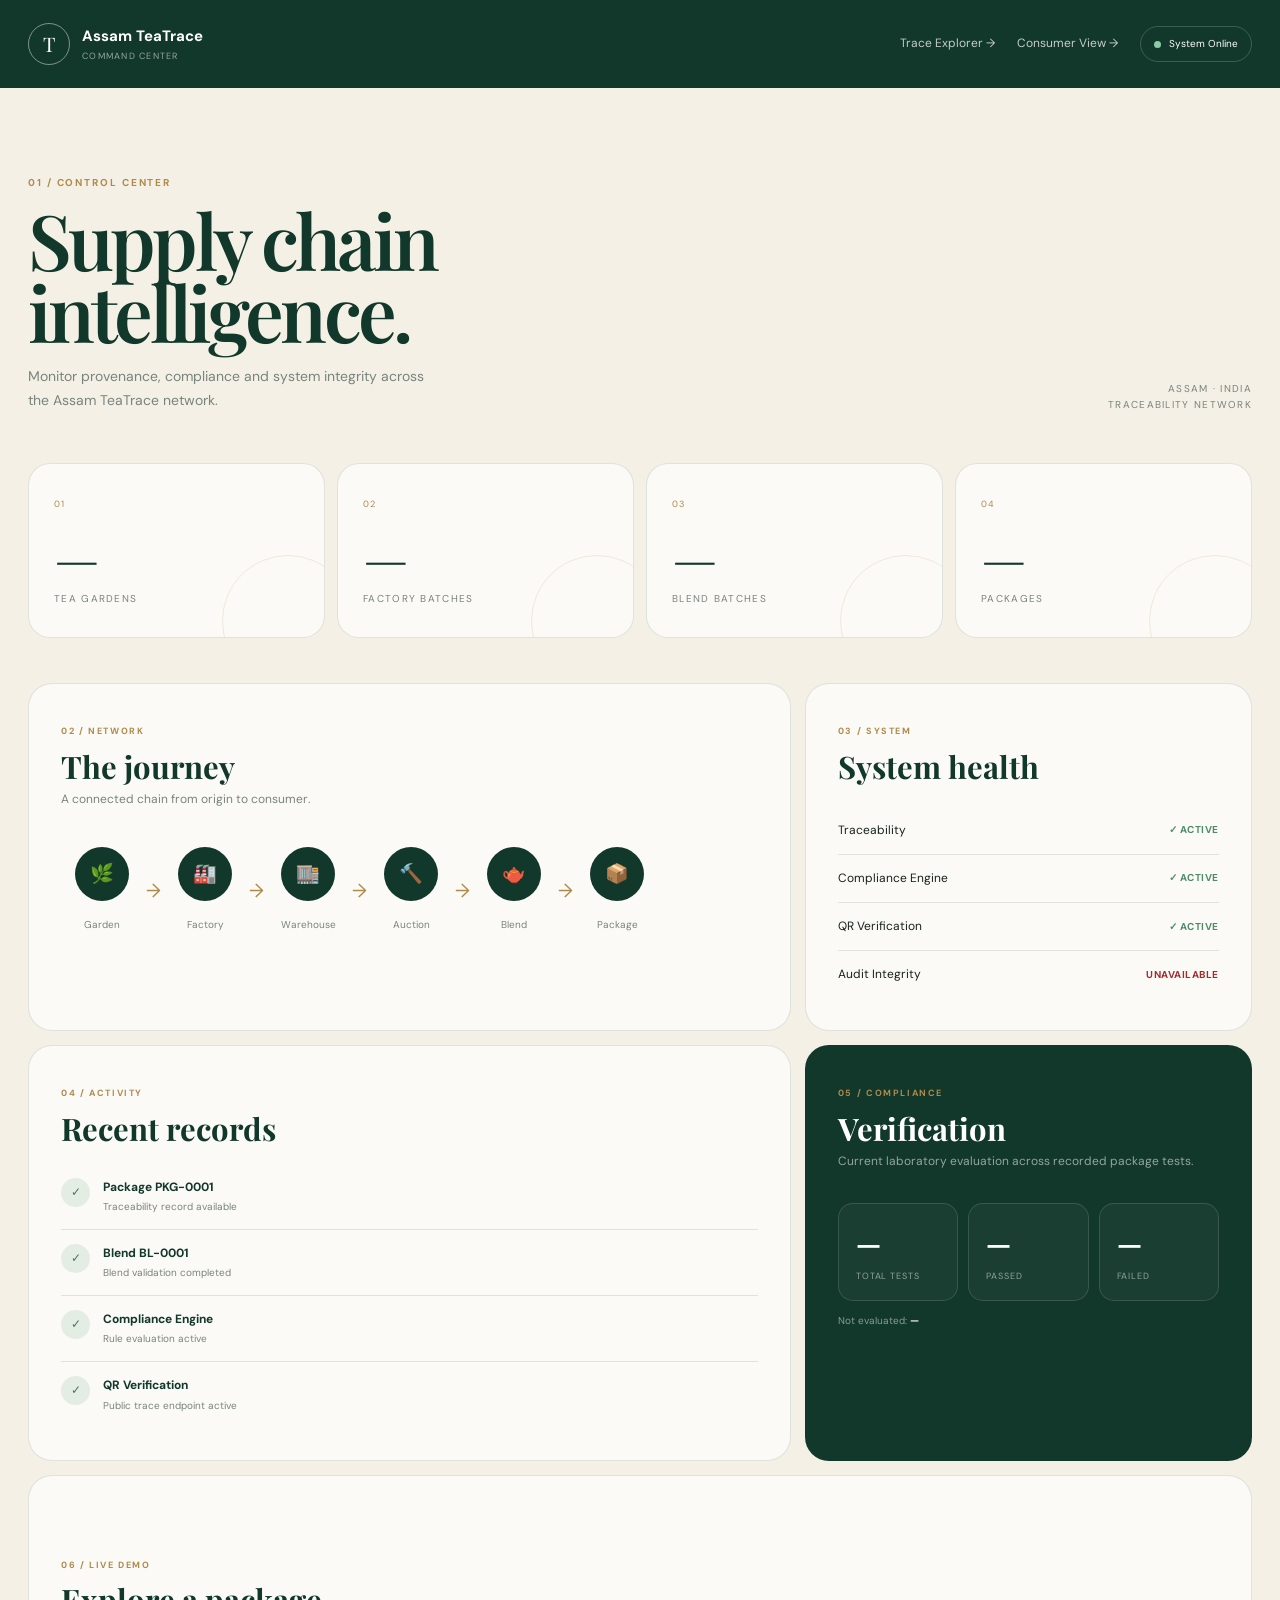
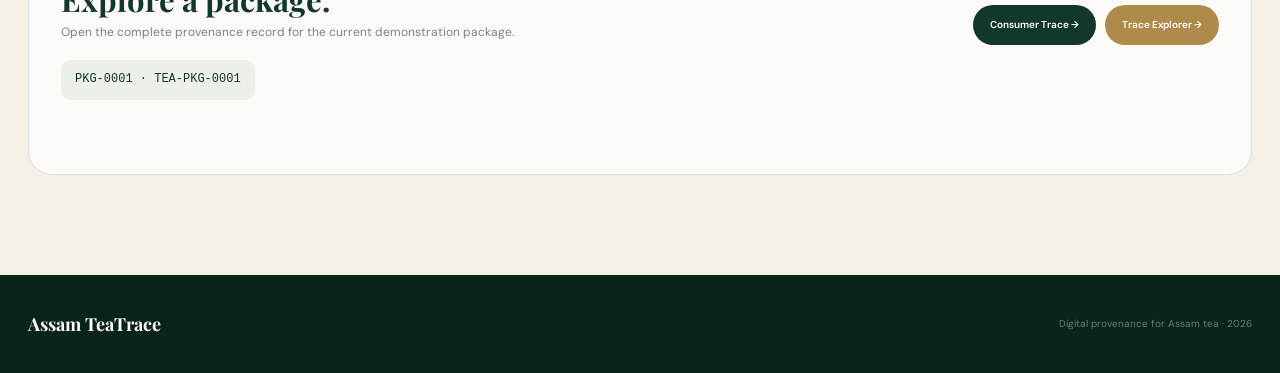
<file: frontend/dashboard.html>
<!DOCTYPE html>
<html lang="en">
<head>
    <meta charset="UTF-8">
    <meta name="viewport" content="width=device-width, initial-scale=1.0">

    <title>Assam TeaTrace — Command Center</title>

    <link rel="preconnect" href="https://fonts.googleapis.com">
    <link rel="preconnect" href="https://fonts.gstatic.com" crossorigin>

    <link
        href="https://fonts.googleapis.com/css2?family=DM+Sans:wght@400;500;600;700&family=Playfair+Display:wght@500;600;700&display=swap"
        rel="stylesheet"
    >

    <link rel="stylesheet" href="style.css">

    <style>

        :root {
            --dashboard-bg: #f4f0e6;
            --dashboard-paper: #fbfaf6;
            --dashboard-green: #12382b;
            --dashboard-dark: #0a241b;
            --dashboard-gold: #b08a4b;
            --dashboard-muted: #78847d;
            --dashboard-line: rgba(18,56,43,.12);
        }

        body {
            background: var(--dashboard-bg);
        }

        .dashboard-page {
            min-height: 100vh;
        }

        /* NAV */

        .dashboard-nav-wrap {
            background: var(--dashboard-green);
            color: white;
        }

        .dashboard-nav {
            width: min(1280px, calc(100% - 56px));
            margin: auto;
            height: 88px;

            display: flex;
            align-items: center;
            justify-content: space-between;
        }

        .dashboard-brand {
            display: flex;
            align-items: center;
            gap: 12px;
        }

        .dashboard-brand-mark {
            width: 42px;
            height: 42px;

            border: 1px solid rgba(255,255,255,.45);
            border-radius: 50%;

            display: flex;
            align-items: center;
            justify-content: center;

            font-family: "Playfair Display", serif;
            font-size: 20px;
        }

        .dashboard-brand strong {
            display: block;
            font-size: 15px;
        }

        .dashboard-brand span {
            display: block;
            margin-top: 1px;

            font-size: 9px;
            text-transform: uppercase;
            letter-spacing: .14em;

            opacity: .55;
        }

        .dashboard-nav-right {
            display: flex;
            align-items: center;
            gap: 22px;
        }

        .dashboard-link {
            font-size: 12px;
            color: rgba(255,255,255,.75);
            transition: color .2s ease;
        }

        .dashboard-link:hover {
            color: white;
        }

        .network-status {
            display: flex;
            align-items: center;
            gap: 8px;

            padding: 9px 13px;

            border: 1px solid rgba(255,255,255,.18);
            border-radius: 999px;

            font-size: 10px;
        }

        .network-dot {
            width: 7px;
            height: 7px;
            border-radius: 50%;
            background: #8fc9a7;
        }

        /* MAIN */

        .dashboard-container {
            width: min(1280px, calc(100% - 56px));
            margin: auto;
            padding: 80px 0 100px;
        }

        .dashboard-intro {
            display: flex;
            align-items: flex-end;
            justify-content: space-between;

            margin-bottom: 50px;
        }

        .dashboard-intro .eyebrow {
            color: var(--dashboard-gold);
            margin-bottom: 12px;
        }

        .dashboard-intro h1 {
            font-family: "Playfair Display", serif;

            font-size: clamp(52px, 6vw, 78px);
            line-height: .94;

            letter-spacing: -.05em;
            font-weight: 600;

            color: var(--dashboard-green);
        }

        .dashboard-intro p {
            max-width: 410px;

            margin-top: 18px;

            color: var(--dashboard-muted);
            font-size: 14px;
            line-height: 1.7;
        }

        .dashboard-date {
            text-align: right;
            color: var(--dashboard-muted);
            font-size: 10px;
            text-transform: uppercase;
            letter-spacing: .13em;
        }

        /* STATISTICS */

        .stats-grid {
            display: grid;
            grid-template-columns: repeat(4, 1fr);
            gap: 12px;

            margin-bottom: 45px;
        }

        .stat-card {
            position: relative;

            min-height: 175px;

            background: var(--dashboard-paper);

            border: 1px solid var(--dashboard-line);
            border-radius: 22px;

            padding: 25px;

            overflow: hidden;

            transition:
                transform .25s ease,
                box-shadow .25s ease;
        }

        .stat-card:hover {
            transform: translateY(-3px);
            box-shadow: 0 18px 45px rgba(18,56,43,.08);
        }

        .stat-card::after {
            content: "";

            position: absolute;

            right: -30px;
            bottom: -50px;

            width: 130px;
            height: 130px;

            border: 1px solid rgba(176,138,75,.16);
            border-radius: 50%;
        }

        .stat-number {
            font-family: "Playfair Display", serif;
            font-size: 53px;
            line-height: 1;

            color: var(--dashboard-green);

            margin: 15px 0 8px;
        }

        .stat-label {
            color: var(--dashboard-muted);

            font-size: 10px;
            text-transform: uppercase;
            letter-spacing: .13em;
        }

        .stat-index {
            color: var(--dashboard-gold);

            font-size: 9px;
            letter-spacing: .14em;
        }

        /* GRID */

        .dashboard-grid {
            display: grid;

            grid-template-columns: 1.45fr .85fr;

            gap: 14px;

            margin-bottom: 14px;
        }

        .dashboard-card {
            background: var(--dashboard-paper);

            border: 1px solid var(--dashboard-line);
            border-radius: 24px;

            padding: 32px;

            min-height: 300px;
        }

        .card-label {
            color: var(--dashboard-gold);

            font-size: 9px;
            font-weight: 700;

            letter-spacing: .18em;
            text-transform: uppercase;
        }

        .dashboard-card h2 {
            font-family: "Playfair Display", serif;

            color: var(--dashboard-green);

            font-size: 31px;
            line-height: 1;

            margin-top: 9px;
        }

        .card-description {
            color: var(--dashboard-muted);
            font-size: 12px;

            margin-top: 8px;
        }

        /* SUPPLY CHAIN */

        .chain {
            display: flex;
            align-items: center;

            margin-top: 38px;

            overflow-x: auto;
            padding-bottom: 8px;
        }

        .chain-node {
            min-width: 82px;
            text-align: center;
        }

        .chain-icon {
            width: 54px;
            height: 54px;

            margin: auto auto 9px;

            border-radius: 50%;

            background: var(--dashboard-green);
            color: white;

            display: flex;
            align-items: center;
            justify-content: center;

            font-size: 19px;
        }

        .chain-node span {
            font-size: 10px;
            color: var(--dashboard-muted);
            white-space: nowrap;
        }

        .chain-arrow {
            color: var(--dashboard-gold);
            font-size: 19px;
            padding: 0 3px;
        }

        /* HEALTH */

        .health-list {
            margin-top: 25px;
        }

        .health-item {
            display: flex;
            justify-content: space-between;
            align-items: center;

            padding: 14px 0;

            border-bottom: 1px solid var(--dashboard-line);

            font-size: 12px;
        }

        .health-item:last-child {
            border-bottom: none;
        }

        .health-status {
            color: #4d8c67;
            font-size: 10px;
            font-weight: 700;
            letter-spacing: .05em;
        }

        /* ACTIVITY */

        .activity-list {
            margin-top: 20px;
        }

        .activity {
            display: flex;
            gap: 13px;

            padding: 14px 0;

            border-bottom: 1px solid var(--dashboard-line);
        }

        .activity:last-child {
            border-bottom: none;
        }

        .activity-mark {
            width: 29px;
            height: 29px;

            border-radius: 50%;

            background: #e4ede3;
            color: #46775a;

            display: flex;
            align-items: center;
            justify-content: center;

            font-size: 12px;
        }

        .activity strong {
            display: block;

            color: var(--dashboard-green);

            font-size: 12px;
        }

        .activity small {
            display: block;

            margin-top: 2px;

            color: var(--dashboard-muted);
            font-size: 10px;
        }

        /* COMPLIANCE */

        .compliance-panel {
            background: var(--dashboard-green);
            color: white;
        }

        .compliance-panel h2 {
            color: white;
        }

        .compliance-panel .card-description {
            color: rgba(255,255,255,.55);
        }

        .compliance-metrics {
            display: grid;
            grid-template-columns: repeat(3, 1fr);

            gap: 10px;

            margin-top: 32px;
        }

        .compliance-metric {
            padding: 17px;

            border: 1px solid rgba(255,255,255,.13);
            border-radius: 15px;

            background: rgba(255,255,255,.035);
        }

        .compliance-metric strong {
            display: block;

            font-family: "Playfair Display", serif;
            font-size: 28px;
        }

        .compliance-metric span {
            display: block;

            margin-top: 3px;

            font-size: 9px;
            text-transform: uppercase;
            letter-spacing: .1em;

            color: rgba(255,255,255,.52);
        }

        /* DEMO */

        .demo-card {
            display: flex;
            align-items: center;
            justify-content: space-between;

            gap: 30px;
        }

        .demo-code {
            margin-top: 18px;

            display: inline-block;

            padding: 10px 14px;

            border-radius: 9px;

            background: #edf0e9;

            color: var(--dashboard-green);

            font-family: monospace;
            font-size: 12px;
        }

        .demo-actions {
            display: flex;
            gap: 9px;
            flex-wrap: wrap;
        }

        .dashboard-button {
            display: inline-flex;
            align-items: center;

            padding: 12px 17px;

            border-radius: 999px;

            font-size: 10px;
            font-weight: 600;

            transition: transform .2s ease;
        }

        .dashboard-button:hover {
            transform: translateY(-2px);
        }

        .dashboard-button.primary {
            background: var(--dashboard-green);
            color: white;
        }

        .dashboard-button.secondary {
            background: var(--dashboard-gold);
            color: white;
        }

        /* FOOTER */

        .dashboard-footer {
            background: var(--dashboard-dark);
            color: white;

            padding: 35px 0;
        }

        .footer-inner {
            width: min(1280px, calc(100% - 56px));
            margin: auto;

            display: flex;
            justify-content: space-between;
            align-items: center;
        }

        .footer-inner strong {
            font-family: "Playfair Display", serif;
            font-size: 18px;
        }

        .footer-inner span {
            color: rgba(255,255,255,.4);
            font-size: 10px;
        }

        @media (max-width: 950px) {

            .stats-grid {
                grid-template-columns: repeat(2, 1fr);
            }

            .dashboard-grid {
                grid-template-columns: 1fr;
            }

            .dashboard-intro {
                align-items: flex-start;
                flex-direction: column;
                gap: 25px;
            }

            .dashboard-date {
                text-align: left;
            }
        }

        @media (max-width: 600px) {

            .dashboard-nav,
            .dashboard-container,
            .footer-inner {
                width: min(100% - 28px, 1280px);
            }

            .dashboard-nav {
                height: 78px;
            }

            .dashboard-link {
                display: none;
            }

            .stats-grid {
                grid-template-columns: 1fr 1fr;
            }

            .stat-card {
                min-height: 145px;
                padding: 20px;
            }

            .stat-number {
                font-size: 42px;
            }

            .dashboard-card {
                padding: 24px;
            }

            .demo-card {
                align-items: flex-start;
                flex-direction: column;
            }

            .compliance-metrics {
                grid-template-columns: 1fr;
            }

            .footer-inner {
                align-items: flex-start;
                flex-direction: column;
                gap: 12px;
            }
        }

    </style>
</head>


<body>

<div class="dashboard-page">


    <!-- NAVIGATION -->

    <header class="dashboard-nav-wrap">

        <div class="dashboard-nav">

            <a href="index.html" class="dashboard-brand">

                <div class="dashboard-brand-mark">
                    T
                </div>

                <div>
                    <strong>Assam TeaTrace</strong>
                    <span>Command Center</span>
                </div>

            </a>


            <div class="dashboard-nav-right">

                <a
                    href="trace.html?code=TEA-PKG-0001"
                    class="dashboard-link"
                >
                    Trace Explorer →
                </a>

                <a
                    href="index.html?code=TEA-PKG-0001"
                    class="dashboard-link"
                >
                    Consumer View →
                </a>

                <div class="network-status">
                    <span class="network-dot"></span>
                    System Online
                </div>

            </div>

        </div>

    </header>


    <!-- MAIN -->

    <main class="dashboard-container">


        <!-- INTRO -->

        <section class="dashboard-intro">

            <div>

                <span class="eyebrow">
                    01 / CONTROL CENTER
                </span>

                <h1>
                    Supply chain<br>
                    intelligence.
                </h1>

                <p>
                    Monitor provenance, compliance and system
                    integrity across the Assam TeaTrace network.
                </p>

            </div>

            <div class="dashboard-date">
                Assam · India<br>
                Traceability network
            </div>

        </section>


        <!-- STATS -->

        <section class="stats-grid">


            <div class="stat-card">

                <span class="stat-index">
                    01
                </span>

                <div
                    class="stat-number"
                    id="garden-count"
                >
                    —
                </div>

                <div class="stat-label">
                    Tea Gardens
                </div>

            </div>


            <div class="stat-card">

                <span class="stat-index">
                    02
                </span>

                <div
                    class="stat-number"
                    id="factory-count"
                >
                    —
                </div>

                <div class="stat-label">
                    Factory Batches
                </div>

            </div>


            <div class="stat-card">

                <span class="stat-index">
                    03
                </span>

                <div
                    class="stat-number"
                    id="blend-count"
                >
                    —
                </div>

                <div class="stat-label">
                    Blend Batches
                </div>

            </div>


            <div class="stat-card">

                <span class="stat-index">
                    04
                </span>

                <div
                    class="stat-number"
                    id="package-count"
                >
                    —
                </div>

                <div class="stat-label">
                    Packages
                </div>

            </div>


        </section>


        <!-- SUPPLY CHAIN + HEALTH -->

        <div class="dashboard-grid">


            <section class="dashboard-card">

                <span class="card-label">
                    02 / NETWORK
                </span>

                <h2>
                    The journey
                </h2>

                <p class="card-description">
                    A connected chain from origin to consumer.
                </p>


                <div class="chain">


                    <div class="chain-node">

                        <div class="chain-icon">
                            🌿
                        </div>

                        <span>
                            Garden
                        </span>

                    </div>


                    <div class="chain-arrow">
                        →
                    </div>


                    <div class="chain-node">

                        <div class="chain-icon">
                            🏭
                        </div>

                        <span>
                            Factory
                        </span>

                    </div>


                    <div class="chain-arrow">
                        →
                    </div>


                    <div class="chain-node">

                        <div class="chain-icon">
                            🏬
                        </div>

                        <span>
                            Warehouse
                        </span>

                    </div>


                    <div class="chain-arrow">
                        →
                    </div>


                    <div class="chain-node">

                        <div class="chain-icon">
                            🔨
                        </div>

                        <span>
                            Auction
                        </span>

                    </div>


                    <div class="chain-arrow">
                        →
                    </div>


                    <div class="chain-node">

                        <div class="chain-icon">
                            🫖
                        </div>

                        <span>
                            Blend
                        </span>

                    </div>


                    <div class="chain-arrow">
                        →
                    </div>


                    <div class="chain-node">

                        <div class="chain-icon">
                            📦
                        </div>

                        <span>
                            Package
                        </span>

                    </div>


                </div>

            </section>


            <section class="dashboard-card">

                <span class="card-label">
                    03 / SYSTEM
                </span>

                <h2>
                    System health
                </h2>

                <div class="health-list">


                    <div class="health-item">

                        <span>
                            Traceability
                        </span>

                        <span class="health-status">
                            ✓ ACTIVE
                        </span>

                    </div>


                    <div class="health-item">

                        <span>
                            Compliance Engine
                        </span>

                        <span class="health-status">
                            ✓ ACTIVE
                        </span>

                    </div>


                    <div class="health-item">

                        <span>
                            QR Verification
                        </span>

                        <span class="health-status">
                            ✓ ACTIVE
                        </span>

                    </div>


                    <div class="health-item">

                        <span>
                            Audit Integrity
                        </span>

                        <span
                            class="health-status"
                            id="audit-status"
                        >
                            CHECKING
                        </span>

                    </div>


                </div>

            </section>


        </div>


        <!-- ACTIVITY + COMPLIANCE -->

        <div class="dashboard-grid">


            <section class="dashboard-card">

                <span class="card-label">
                    04 / ACTIVITY
                </span>

                <h2>
                    Recent records
                </h2>


                <div class="activity-list">


                    <div class="activity">

                        <div class="activity-mark">
                            ✓
                        </div>

                        <div>

                            <strong>
                                Package PKG-0001
                            </strong>

                            <small>
                                Traceability record available
                            </small>

                        </div>

                    </div>


                    <div class="activity">

                        <div class="activity-mark">
                            ✓
                        </div>

                        <div>

                            <strong>
                                Blend BL-0001
                            </strong>

                            <small>
                                Blend validation completed
                            </small>

                        </div>

                    </div>


                    <div class="activity">

                        <div class="activity-mark">
                            ✓
                        </div>

                        <div>

                            <strong>
                                Compliance Engine
                            </strong>

                            <small>
                                Rule evaluation active
                            </small>

                        </div>

                    </div>


                    <div class="activity">

                        <div class="activity-mark">
                            ✓
                        </div>

                        <div>

                            <strong>
                                QR Verification
                            </strong>

                            <small>
                                Public trace endpoint active
                            </small>

                        </div>

                    </div>


                </div>

            </section>


            <section class="dashboard-card compliance-panel">

                <span class="card-label">
                    05 / COMPLIANCE
                </span>

                <h2>
                    Verification
                </h2>

                <p class="card-description">
                    Current laboratory evaluation across
                    recorded package tests.
                </p>


                <div class="compliance-metrics">


                    <div class="compliance-metric">

                        <strong id="compliance-total">
                            —
                        </strong>

                        <span>
                            Total Tests
                        </span>

                    </div>


                    <div class="compliance-metric">

                        <strong id="compliance-pass">
                            —
                        </strong>

                        <span>
                            Passed
                        </span>

                    </div>


                    <div class="compliance-metric">

                        <strong id="compliance-fail">
                            —
                        </strong>

                        <span>
                            Failed
                        </span>

                    </div>


                </div>


                <div
                    style="
                        margin-top:12px;
                        color:rgba(255,255,255,.5);
                        font-size:10px;
                    "
                >
                    Not evaluated:
                    <strong
                        id="compliance-not-evaluated"
                        style="color:white;"
                    >
                        —
                    </strong>
                </div>

            </section>


        </div>


        <!-- DEMO PACKAGE -->

        <section class="dashboard-card demo-card">

            <div>

                <span class="card-label">
                    06 / LIVE DEMO
                </span>

                <h2>
                    Explore a package.
                </h2>

                <p class="card-description">
                    Open the complete provenance record
                    for the current demonstration package.
                </p>

                <div class="demo-code">
                    PKG-0001 · TEA-PKG-0001
                </div>

            </div>


            <div class="demo-actions">

                <a
                    href="index.html?code=TEA-PKG-0001"
                    class="dashboard-button primary"
                >
                    Consumer Trace →
                </a>

                <a
                    href="trace.html?code=TEA-PKG-0001"
                    class="dashboard-button secondary"
                >
                    Trace Explorer →
                </a>

            </div>

        </section>


    </main>


    <!-- FOOTER -->

    <footer class="dashboard-footer">

        <div class="footer-inner">

            <strong>
                Assam TeaTrace
            </strong>

            <span>
                Digital provenance for Assam tea · 2026
            </span>

        </div>

    </footer>


</div>


<script src="dashboard.js"></script>

</body>
</html>
</file>
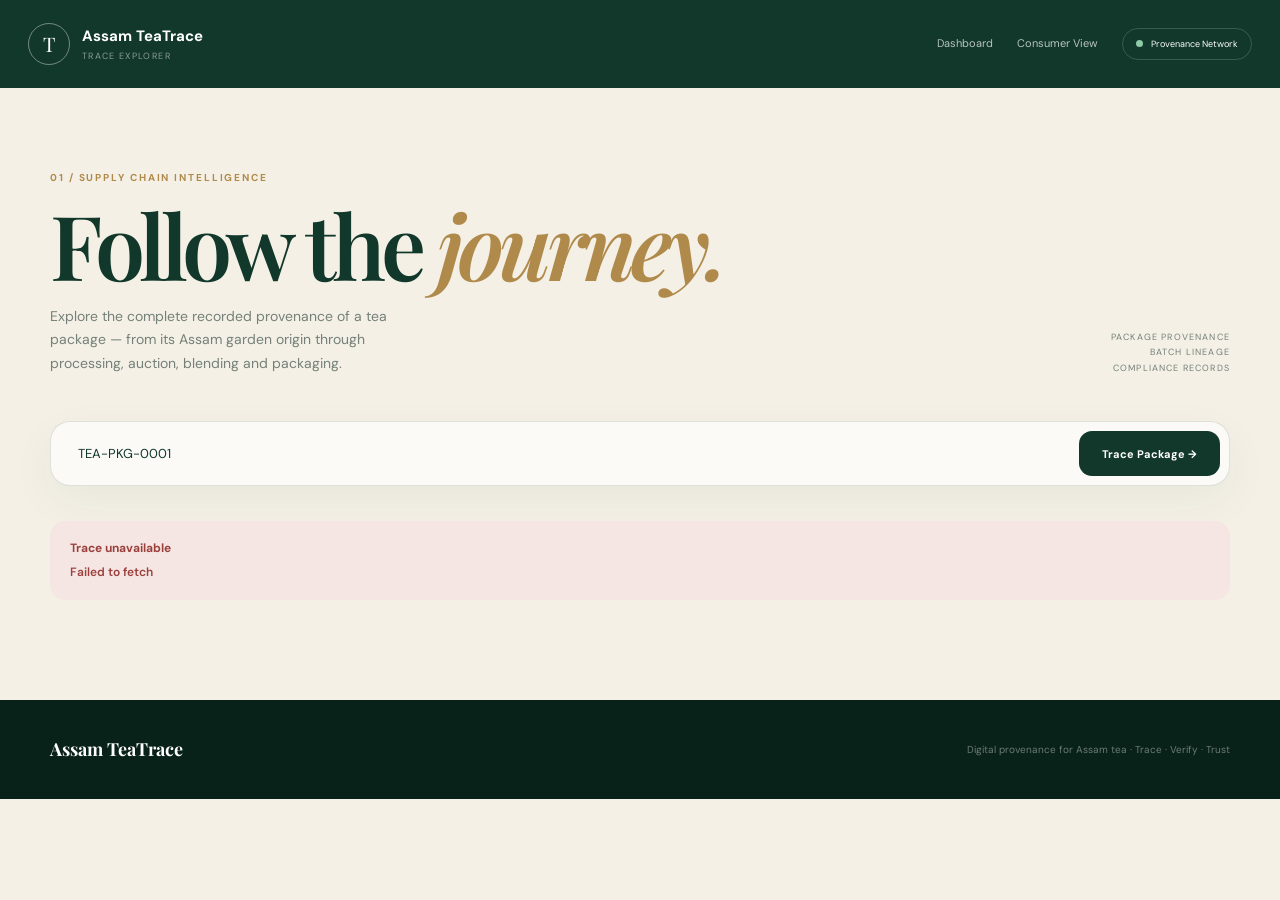
<file: frontend/trace.html>
<!DOCTYPE html>
<html lang="en">
<head>

    <meta charset="UTF-8">
    <meta name="viewport" content="width=device-width, initial-scale=1.0">

    <title>Assam TeaTrace — Trace Explorer</title>

    <link rel="preconnect" href="https://fonts.googleapis.com">
    <link rel="preconnect" href="https://fonts.gstatic.com" crossorigin>

    <link
        href="https://fonts.googleapis.com/css2?family=DM+Sans:wght@400;500;600;700&family=Playfair+Display:wght@500;600;700&display=swap"
        rel="stylesheet"
    >

    <link rel="stylesheet" href="style.css">


    <style>

        :root {
            --trace-green: #12382b;
            --trace-dark: #092219;
            --trace-cream: #f4f0e6;
            --trace-paper: #fbfaf6;
            --trace-gold: #b08a4b;
            --trace-muted: #748078;
            --trace-line: rgba(18,56,43,.13);
        }

        body {
            background: var(--trace-cream);
        }


        /* =========================
           HEADER
        ========================= */

        .trace-nav {
            background: var(--trace-green);
            color: white;
        }

        .trace-nav-inner {
            width: min(1280px, calc(100% - 56px));
            height: 88px;
            margin: auto;

            display: flex;
            align-items: center;
            justify-content: space-between;
        }

        .trace-brand {
            display: flex;
            align-items: center;
            gap: 12px;
        }

        .trace-brand-mark {
            width: 42px;
            height: 42px;

            border: 1px solid rgba(255,255,255,.4);
            border-radius: 50%;

            display: flex;
            align-items: center;
            justify-content: center;

            font-family: "Playfair Display", serif;
            font-size: 20px;
        }

        .trace-brand strong {
            display: block;
            font-size: 15px;
        }

        .trace-brand span {
            display: block;

            margin-top: 1px;

            font-size: 9px;
            text-transform: uppercase;
            letter-spacing: .15em;

            opacity: .5;
        }

        .trace-nav-links {
            display: flex;
            align-items: center;
            gap: 24px;
        }

        .trace-nav-links a {
            color: rgba(255,255,255,.7);
            font-size: 11px;
        }

        .trace-nav-links a:hover {
            color: white;
        }

        .trace-nav-status {
            display: flex;
            align-items: center;
            gap: 8px;

            padding: 8px 13px;

            border: 1px solid rgba(255,255,255,.17);
            border-radius: 999px;

            font-size: 9px;
        }

        .trace-dot {
            width: 7px;
            height: 7px;

            border-radius: 50%;

            background: #8fc9a7;
        }


        /* =========================
           PAGE
        ========================= */

        .trace-container {
            width: min(1180px, calc(100% - 56px));
            margin: auto;

            padding: 75px 0 100px;
        }


        /* =========================
           INTRO
        ========================= */

        .trace-intro {
            display: flex;
            justify-content: space-between;
            align-items: flex-end;

            gap: 50px;

            margin-bottom: 45px;
        }

        .trace-intro h1 {
            max-width: 700px;

            font-family: "Playfair Display", serif;

            color: var(--trace-green);

            font-size: clamp(55px, 7vw, 92px);
            line-height: .9;

            letter-spacing: -.055em;
            font-weight: 600;
        }

        .trace-intro h1 em {
            color: var(--trace-gold);
            font-style: italic;
        }

        .trace-intro p {
            max-width: 390px;

            margin-top: 20px;

            color: var(--trace-muted);

            font-size: 14px;
            line-height: 1.7;
        }

        .trace-intro-side {
            min-width: 170px;

            color: var(--trace-muted);

            font-size: 9px;
            line-height: 1.7;

            text-transform: uppercase;
            letter-spacing: .13em;

            text-align: right;
        }


        /* =========================
           SEARCH
        ========================= */

        .trace-search {
            background: var(--trace-paper);

            border: 1px solid var(--trace-line);
            border-radius: 20px;

            padding: 9px;

            display: flex;
            gap: 9px;

            margin-bottom: 35px;

            box-shadow: 0 15px 45px rgba(18,56,43,.05);
        }

        .trace-search input {
            flex: 1;

            border: none;
            outline: none;

            background: transparent;

            padding: 14px 18px;

            font-family: "DM Sans", sans-serif;
            font-size: 13px;

            color: var(--trace-green);
        }

        .trace-search input::placeholder {
            color: #9ca59f;
        }

        .trace-search button {
            border: none;

            background: var(--trace-green);
            color: white;

            padding: 13px 23px;

            border-radius: 13px;

            font-family: "DM Sans", sans-serif;
            font-size: 11px;
            font-weight: 700;

            cursor: pointer;

            transition:
                background .2s ease,
                transform .2s ease;
        }

        .trace-search button:hover {
            background: var(--trace-dark);
            transform: translateY(-1px);
        }


        /* =========================
           RESULT
        ========================= */

        #trace-result {
            display: block;
        }

        .trace-card {
            background: var(--trace-paper);

            border: 1px solid var(--trace-line);
            border-radius: 25px;

            padding: 34px;

            margin-bottom: 15px;

            box-shadow: 0 12px 40px rgba(18,56,43,.045);
        }


        /* =========================
           STATUS
        ========================= */

        .trace-status {
            display: flex;
            align-items: center;
            gap: 12px;

            padding: 17px 20px;

            border-radius: 15px;

            background: #e5eee4;
            color: #3f7957;

            font-size: 11px;
            font-weight: 700;
            letter-spacing: .05em;
        }


        /* =========================
           FLOW
        ========================= */

        .trace-flow-wrapper {
            overflow-x: auto;

            padding: 10px 0 15px;
        }

        .trace-flow {
            display: flex;
            align-items: center;

            min-width: max-content;

            gap: 9px;
        }

        .trace-node {
            width: 140px;
            min-height: 128px;

            padding: 19px 13px;

            background: white;

            border: 1px solid var(--trace-line);
            border-radius: 17px;

            text-align: center;

            transition:
                transform .2s ease,
                box-shadow .2s ease;
        }

        .trace-node:hover {
            transform: translateY(-3px);

            box-shadow: 0 12px 30px rgba(18,56,43,.08);
        }

        .trace-node-icon {
            width: 43px;
            height: 43px;

            margin: 0 auto 10px;

            border-radius: 50%;

            background: var(--trace-green);
            color: white;

            display: flex;
            align-items: center;
            justify-content: center;

            font-size: 18px;
        }

        .trace-node strong {
            display: block;

            color: var(--trace-green);

            font-size: 12px;
        }

        .trace-node small {
            display: block;

            margin-top: 4px;

            color: var(--trace-muted);

            font-size: 9px;
            line-height: 1.4;
        }

        .trace-arrow {
            color: var(--trace-gold);
            font-size: 20px;
            flex-shrink: 0;
        }


        /* =========================
           DETAILS
        ========================= */

        .trace-section-label {
            display: block;

            color: var(--trace-gold);

            font-size: 9px;
            font-weight: 700;

            text-transform: uppercase;
            letter-spacing: .17em;

            margin-bottom: 8px;
        }

        .trace-section-title {
            font-family: "Playfair Display", serif;

            color: var(--trace-green);

            font-size: 34px;
            line-height: 1;

            margin-bottom: 25px;
        }

        .trace-details {
            display: grid;

            grid-template-columns: repeat(2, 1fr);

            gap: 10px;
        }

        .trace-detail {
            padding: 19px;

            border-radius: 15px;

            background: white;

            border: 1px solid var(--trace-line);
        }

        .trace-detail-label {
            display: block;

            color: var(--trace-muted);

            font-size: 9px;

            text-transform: uppercase;
            letter-spacing: .13em;
        }

        .trace-detail-value {
            display: block;

            margin-top: 6px;

            color: var(--trace-green);

            font-family: "Playfair Display", serif;
            font-size: 23px;
        }


        /* =========================
           SOURCE CARDS
        ========================= */

        .trace-source {
            margin-top: 11px;

            padding: 22px;

            background: white;

            border: 1px solid var(--trace-line);
            border-radius: 16px;

            border-left: 3px solid var(--trace-gold);
        }

        .trace-source h4 {
            margin: 0 0 9px;

            color: var(--trace-green);

            font-family: "Playfair Display", serif;
            font-size: 20px;
        }

        .trace-source p {
            margin: 4px 0;

            color: var(--trace-muted);

            font-size: 11px;
        }


        /* =========================
           COMPLIANCE
        ========================= */

        .trace-compliance-grid {
            display: grid;

            grid-template-columns: repeat(2, 1fr);

            gap: 11px;
        }

        .trace-compliance-item {
            padding: 21px;

            background: white;

            border: 1px solid var(--trace-line);
            border-radius: 16px;
        }

        .trace-compliance-item.pass {
            border-left: 3px solid #4d9167;
        }

        .trace-compliance-item.fail {
            border-left: 3px solid #b64c4c;
        }

        .trace-compliance-item.unknown,
        .trace-compliance-item.not-evaluated,
        .trace-compliance-item.inconclusive {
            border-left: 3px solid var(--trace-gold);
        }

        .trace-compliance-item strong {
            display: block;

            color: var(--trace-green);

            font-size: 13px;
        }

        .trace-compliance-item span {
            display: inline-block;

            margin-top: 8px;

            font-size: 9px;
            font-weight: 700;

            letter-spacing: .08em;
        }


        /* =========================
           ERROR
        ========================= */

        .trace-error {
            background: #f5e6e3;
            color: #9b403d;

            padding: 18px 20px;

            border-radius: 15px;

            font-size: 12px;
            font-weight: 600;
        }


        /* =========================
           FOOTER
        ========================= */

        .trace-footer {
            background: var(--trace-dark);
            color: white;

            padding: 35px 0;
        }

        .trace-footer-inner {
            width: min(1180px, calc(100% - 56px));
            margin: auto;

            display: flex;
            align-items: center;
            justify-content: space-between;
        }

        .trace-footer strong {
            font-family: "Playfair Display", serif;
            font-size: 18px;
        }

        .trace-footer span {
            color: rgba(255,255,255,.4);
            font-size: 10px;
        }


        /* =========================
           MOBILE
        ========================= */

        @media (max-width: 800px) {

            .trace-intro {
                align-items: flex-start;
                flex-direction: column;
            }

            .trace-intro-side {
                text-align: left;
            }

            .trace-details,
            .trace-compliance-grid {
                grid-template-columns: 1fr;
            }

        }


        @media (max-width: 600px) {

            .trace-nav-inner,
            .trace-container,
            .trace-footer-inner {
                width: min(100% - 28px, 1180px);
            }

            .trace-nav-inner {
                height: 78px;
            }

            .trace-nav-links a {
                display: none;
            }

            .trace-intro h1 {
                font-size: 59px;
            }

            .trace-search {
                flex-direction: column;
            }

            .trace-search button {
                width: 100%;
            }

            .trace-card {
                padding: 23px;
            }

            .trace-section-title {
                font-size: 29px;
            }

            .trace-footer-inner {
                align-items: flex-start;
                flex-direction: column;
                gap: 10px;
            }

        }

    </style>

</head>


<body>


<!-- NAVIGATION -->

<header class="trace-nav">

    <div class="trace-nav-inner">


        <a href="index.html" class="trace-brand">

            <div class="trace-brand-mark">
                T
            </div>

            <div>
                <strong>
                    Assam TeaTrace
                </strong>

                <span>
                    Trace Explorer
                </span>
            </div>

        </a>


        <div class="trace-nav-links">

            <a href="dashboard.html">
                Dashboard
            </a>

            <a href="index.html?code=TEA-PKG-0001">
                Consumer View
            </a>

            <div class="trace-nav-status">

                <span class="trace-dot"></span>

                Provenance Network

            </div>

        </div>

    </div>

</header>


<!-- MAIN -->

<main class="trace-container">


    <!-- INTRO -->

    <section class="trace-intro">

        <div>

            <span class="eyebrow">
                01 / SUPPLY CHAIN INTELLIGENCE
            </span>

            <h1>
                Follow the
                <em>journey.</em>
            </h1>

            <p>
                Explore the complete recorded provenance of a
                tea package — from its Assam garden origin
                through processing, auction, blending and packaging.
            </p>

        </div>


        <div class="trace-intro-side">

            PACKAGE PROVENANCE<br>
            BATCH LINEAGE<br>
            COMPLIANCE RECORDS

        </div>

    </section>


    <!-- SEARCH -->

    <section class="trace-search">

        <input
            id="package-code"
            type="text"
            value="TEA-PKG-0001"
            placeholder="Enter package or QR code"
        >

        <button onclick="loadTraceExplorer()">
            Trace Package →
        </button>

    </section>


    <!-- RESULTS -->

    <div id="trace-result">

        <div class="trace-card">

            <span class="trace-section-label">
                Loading
            </span>

            <h2 class="trace-section-title">
                Loading trace information...
            </h2>

        </div>

    </div>


</main>


<!-- FOOTER -->

<footer class="trace-footer">

    <div class="trace-footer-inner">

        <strong>
            Assam TeaTrace
        </strong>

        <span>
            Digital provenance for Assam tea · Trace · Verify · Trust
        </span>

    </div>

</footer>


<script src="trace.js"></script>

</body>
</html>
</file>
<file: frontend/style.css>
:root {
    --forest: #12382b;
    --forest-dark: #0b261d;
    --forest-light: #1f503e;
    --cream: #f5f1e7;
    --paper: #fbfaf6;
    --sage: #dce5d8;
    --gold: #b08a4b;
    --gold-light: #d2b47a;
    --ink: #17231d;
    --muted: #718078;
    --line: rgba(18, 56, 43, 0.14);
    --white: #ffffff;

    --radius-lg: 28px;
    --radius-md: 18px;

    --shadow-soft: 0 20px 60px rgba(18, 56, 43, 0.08);
    --shadow-card: 0 12px 40px rgba(18, 56, 43, 0.10);
}

* {
    box-sizing: border-box;
    margin: 0;
    padding: 0;
}

html {
    scroll-behavior: smooth;
}

body {
    font-family: "DM Sans", sans-serif;
    background: var(--paper);
    color: var(--ink);
    line-height: 1.6;
}

a {
    color: inherit;
    text-decoration: none;
}

.container {
    width: min(1180px, calc(100% - 48px));
    margin: 0 auto;
}


/* =========================
   HEADER
========================= */

.site-header {
    position: absolute;
    top: 0;
    left: 0;
    width: 100%;
    z-index: 20;
    color: white;
}

.header-inner {
    width: min(1280px, calc(100% - 56px));
    margin: 0 auto;
    height: 94px;

    display: flex;
    align-items: center;
    justify-content: space-between;

    border-bottom: 1px solid rgba(255,255,255,0.18);
}

.brand {
    display: flex;
    align-items: center;
    gap: 12px;
}

.brand-mark {
    width: 42px;
    height: 42px;

    border: 1px solid rgba(255,255,255,0.55);
    border-radius: 50%;

    display: flex;
    align-items: center;
    justify-content: center;

    font-family: "Playfair Display", serif;
    font-size: 21px;
}

.brand-name {
    font-weight: 600;
    font-size: 16px;
    letter-spacing: -0.02em;
}

.brand-tagline {
    font-size: 10px;
    opacity: 0.65;
    letter-spacing: 0.1em;
    text-transform: uppercase;
}

.main-nav {
    display: flex;
    gap: 34px;
    font-size: 13px;
}

.main-nav a {
    opacity: 0.78;
    transition: opacity .25s ease;
}

.main-nav a:hover {
    opacity: 1;
}

.header-status {
    display: flex;
    align-items: center;
    gap: 8px;

    padding: 9px 14px;

    border: 1px solid rgba(255,255,255,0.22);
    border-radius: 999px;

    font-size: 11px;
    letter-spacing: .04em;
}

.status-dot {
    width: 7px;
    height: 7px;
    border-radius: 50%;
    background: #8fc9a7;
}


/* =========================
   HERO
========================= */

.hero {
    min-height: 760px;
    background:
        linear-gradient(
            90deg,
            rgba(7, 32, 23, 0.98) 0%,
            rgba(7, 32, 23, 0.88) 42%,
            rgba(7, 32, 23, 0.38) 100%
        ),
        url("https://images.unsplash.com/photo-1544787219-7f47ccb76574?auto=format&fit=crop&w=2000&q=85")
        center / cover;

    color: white;
    display: flex;
    align-items: center;
}

.hero-inner {
    width: min(1280px, calc(100% - 56px));
    margin: 0 auto;

    display: grid;
    grid-template-columns: 1fr 0.85fr;
    gap: 80px;

    align-items: center;

    padding-top: 90px;
}

.hero-copy {
    max-width: 650px;
}

.eyebrow {
    display: inline-block;

    font-size: 10px;
    font-weight: 700;
    letter-spacing: .19em;

    color: var(--gold);

    margin-bottom: 18px;
}

.hero h1 {
    font-family: "Playfair Display", serif;

    font-size: clamp(64px, 7vw, 108px);
    line-height: .92;

    font-weight: 600;
    letter-spacing: -0.055em;

    max-width: 680px;
}

.hero h1 em {
    color: var(--gold-light);
    font-style: italic;
}

.hero-description {
    max-width: 480px;

    margin-top: 30px;

    font-size: 17px;
    line-height: 1.7;

    color: rgba(255,255,255,.74);
}

.hero-actions {
    display: flex;
    align-items: center;
    gap: 24px;

    margin-top: 38px;
}

.primary-button {
    display: inline-flex;
    align-items: center;
    gap: 22px;

    padding: 15px 21px;

    background: var(--gold);
    color: white;

    border-radius: 999px;

    font-size: 13px;
    font-weight: 600;

    transition: transform .25s ease, background .25s ease;
}

.primary-button:hover {
    transform: translateY(-2px);
    background: #c09a5a;
}

.primary-button span {
    font-size: 17px;
}

.verification-note {
    display: flex;
    align-items: center;
    gap: 8px;

    font-size: 11px;
    color: rgba(255,255,255,.65);
}

.verification-check {
    width: 21px;
    height: 21px;

    border-radius: 50%;

    display: flex;
    align-items: center;
    justify-content: center;

    background: rgba(255,255,255,.12);
}


/* HERO IMAGE */

.hero-visual {
    position: relative;
    min-height: 500px;
}

.hero-image-card {
    height: 500px;

    border-radius: 32px;

    background:
        linear-gradient(
            180deg,
            rgba(0,0,0,.04),
            rgba(0,0,0,.65)
        ),
        url("https://images.unsplash.com/photo-1594631252845-29fc4cc8cde9?auto=format&fit=crop&w=1200&q=85")
        center / cover;

    position: relative;
    overflow: hidden;

    box-shadow: 0 30px 90px rgba(0,0,0,.25);
}

.hero-image-content {
    position: absolute;
    left: 30px;
    bottom: 28px;
}

.image-label {
    font-size: 9px;
    letter-spacing: .2em;
    font-weight: 700;
    color: var(--gold-light);
}

.hero-location {
    font-family: "Playfair Display", serif;
    font-size: 46px;
    line-height: 1;
    margin-top: 9px;
}

.hero-location span {
    display: block;
    font-family: "DM Sans", sans-serif;
    font-size: 11px;
    letter-spacing: .18em;
    text-transform: uppercase;
    margin-top: 8px;
    opacity: .65;
}

.hero-coordinate {
    margin-top: 17px;
    font-size: 10px;
    opacity: .65;
    letter-spacing: .08em;
}

.floating-card {
    position: absolute;

    right: -25px;
    bottom: 40px;

    background: var(--paper);
    color: var(--ink);

    padding: 17px 21px;

    border-radius: 15px;

    display: flex;
    align-items: center;
    gap: 12px;

    box-shadow: var(--shadow-card);
}

.floating-icon {
    width: 34px;
    height: 34px;

    border-radius: 50%;

    background: var(--sage);
    color: var(--forest);

    display: flex;
    align-items: center;
    justify-content: center;

    font-weight: 700;
}

.floating-card small {
    display: block;
    font-size: 8px;
    letter-spacing: .15em;
    color: var(--muted);
}

.floating-card strong {
    display: block;
    font-size: 13px;
}


/* =========================
   TRACE STATUS
========================= */

.trace-status-section {
    background: var(--cream);
    padding: 80px 0 35px;
}

.trace-status-card {
    min-height: 110px;
}


/* =========================
   SECTIONS
========================= */

.content-section {
    padding: 110px 0;
}

.section-heading {
    display: flex;
    justify-content: space-between;
    align-items: flex-end;

    margin-bottom: 45px;

    border-bottom: 1px solid var(--line);
    padding-bottom: 24px;
}

.section-heading h2 {
    font-family: "Playfair Display", serif;
    font-size: clamp(40px, 5vw, 68px);
    line-height: 1;
    font-weight: 600;
    letter-spacing: -.04em;
}

.section-number {
    font-family: "Playfair Display", serif;
    font-size: 16px;
    color: var(--gold);
}

.section-intro {
    max-width: 620px;
    margin-bottom: 45px;
    color: var(--muted);
    font-size: 16px;
}


/* =========================
   PACKAGE
========================= */

.package-section {
    background: var(--cream);
}

#package {
    min-height: 120px;
}


/* =========================
   ORIGIN
========================= */

.origin-section {
    background: var(--paper);
}


/* =========================
   MAP
========================= */

.map-section {
    background: var(--forest);
    color: white;
    padding: 110px 0;
}

.map-heading {
    border-color: rgba(255,255,255,.15);
}

.map-heading .eyebrow {
    color: var(--gold-light);
}

.map-badge {
    padding: 9px 13px;
    border: 1px solid rgba(255,255,255,.16);
    border-radius: 999px;
    font-size: 10px;
    color: rgba(255,255,255,.65);
}

.map-frame {
    height: 540px;
    border-radius: 28px;
    overflow: hidden;
    position: relative;
    background: #dfe6df;
}

#tea-map {
    width: 100%;
    height: 100%;
}

.map-overlay-card {
    position: absolute;

    z-index: 500;

    left: 24px;
    bottom: 24px;

    width: 250px;

    padding: 22px;

    border-radius: 18px;

    background: rgba(251,250,246,.96);
    color: var(--ink);

    box-shadow: 0 15px 45px rgba(0,0,0,.16);
}

.map-overlay-card strong {
    display: block;
    font-family: "Playfair Display", serif;
    font-size: 26px;
    margin-bottom: 5px;
}

.map-overlay-card span:last-child {
    display: block;
    color: var(--muted);
    font-size: 11px;
    line-height: 1.5;
}


/* =========================
   JOURNEY
========================= */

.journey-section {
    background: var(--paper);
}

#journey {
    position: relative;
}

.journey-item {
    background: white;
    border: 1px solid var(--line);
    border-radius: var(--radius-md);

    padding: 25px;

    margin-bottom: 12px;

    box-shadow: 0 5px 20px rgba(18,56,43,.035);

    transition: transform .25s ease, box-shadow .25s ease;
}

.journey-item:hover {
    transform: translateY(-2px);
    box-shadow: var(--shadow-soft);
}


/* =========================
   COMPLIANCE
========================= */

.compliance-section {
    background: var(--cream);
}

#compliance {
    display: grid;
    gap: 14px;
}

.compliance-card {
    padding: 25px 28px;

    border-radius: 20px;

    border: 1px solid var(--line);

    background: white;
}

.compliance-card.pass {
    border-left: 4px solid #4d9a6e;
}

.compliance-card.fail {
    border-left: 4px solid #b74b4b;
}

.compliance-card.unknown,
.compliance-card.not-evaluated,
.compliance-card.inconclusive {
    border-left: 4px solid #a99c76;
}


/* =========================
   TRUST
========================= */

.trust-section {
    padding: 100px 0;
    background: var(--paper);
}

.trust-card {
    background: var(--forest);
    color: white;

    border-radius: 30px;

    padding: 55px;

    display: grid;
    grid-template-columns: 90px 1fr 130px;
    gap: 45px;

    align-items: center;

    box-shadow: var(--shadow-card);
}

.trust-mark {
    width: 74px;
    height: 74px;

    border: 1px solid rgba(255,255,255,.35);
    border-radius: 50%;

    display: flex;
    align-items: center;
    justify-content: center;

    font-family: "Playfair Display", serif;
    font-size: 32px;
}

.trust-copy h2 {
    font-family: "Playfair Display", serif;
    font-size: 43px;
    line-height: 1;
    margin-bottom: 17px;
}

.trust-copy p {
    max-width: 650px;
    color: rgba(255,255,255,.65);
    font-size: 14px;
    line-height: 1.7;
}

.trust-seal {
    width: 105px;
    height: 105px;

    border: 1px solid rgba(255,255,255,.25);
    border-radius: 50%;

    display: flex;
    flex-direction: column;
    align-items: center;
    justify-content: center;

    color: var(--gold-light);
}

.trust-seal span {
    font-size: 20px;
}

.trust-seal small {
    font-size: 8px;
    letter-spacing: .15em;
}


/* =========================
   FINAL CTA
========================= */

.final-cta {
    background: var(--gold);
    color: white;

    padding: 130px 0;
}

.cta-inner {
    text-align: center;
}

.cta-inner .eyebrow {
    color: rgba(255,255,255,.7);
}

.cta-inner h2 {
    font-family: "Playfair Display", serif;

    font-size: clamp(60px, 8vw, 105px);
    line-height: .9;

    letter-spacing: -.055em;
}

.cta-inner p {
    margin-top: 28px;
    font-size: 13px;
    letter-spacing: .15em;
    text-transform: uppercase;
    opacity: .75;
}


/* =========================
   FOOTER
========================= */

footer {
    background: var(--forest-dark);
    color: white;

    padding: 40px 0 25px;
}

.footer-top {
    display: flex;
    align-items: center;
    justify-content: space-between;

    padding-bottom: 30px;

    border-bottom: 1px solid rgba(255,255,255,.1);
}

.footer-brand {
    display: flex;
    align-items: center;
    gap: 12px;
}

.footer-brand .brand-mark {
    width: 38px;
    height: 38px;
}

.footer-brand strong {
    display: block;
    font-size: 14px;
}

.footer-brand span {
    display: block;
    font-size: 10px;
    opacity: .5;
}

.footer-status {
    font-size: 10px;
    color: rgba(255,255,255,.55);

    display: flex;
    align-items: center;
    gap: 8px;
}

.footer-bottom {
    padding-top: 20px;

    display: flex;
    justify-content: space-between;

    font-size: 9px;
    letter-spacing: .08em;
    text-transform: uppercase;

    color: rgba(255,255,255,.35);
}


/* =========================
   EXISTING APP COMPONENTS
========================= */

.package-grid {
    display: grid;
    grid-template-columns: repeat(4, 1fr);
    gap: 12px;
}

.info-box {
    background: white;
    border: 1px solid var(--line);
    border-radius: 18px;
    padding: 24px;
}

.info-box strong {
    display: block;
    font-size: 22px;
    margin-top: 5px;
}

.info-box span {
    color: var(--muted);
    font-size: 10px;
    text-transform: uppercase;
    letter-spacing: .12em;
}

.origin-card {
    background: white;
    border-radius: 25px;
    padding: 35px;
    border: 1px solid var(--line);
}

.origin-card h3 {
    font-family: "Playfair Display", serif;
    font-size: 35px;
    margin-bottom: 10px;
}

.origin-card p {
    color: var(--muted);
}

.journey-list {
    display: grid;
    gap: 12px;
}

.journey-item {
    display: flex;
    align-items: center;
    gap: 20px;
}

.journey-index {
    width: 44px;
    height: 44px;

    border-radius: 50%;

    background: var(--forest);
    color: white;

    display: flex;
    align-items: center;
    justify-content: center;

    font-family: "Playfair Display", serif;
}

.journey-content {
    flex: 1;
}

.journey-content h3 {
    font-size: 16px;
    margin-bottom: 2px;
}

.journey-content p {
    color: var(--muted);
    font-size: 12px;
}

.compliance-summary {
    padding: 24px;
    background: white;
    border-radius: 20px;
    border: 1px solid var(--line);
}

.success {
    color: #4d9a6e;
}

.error {
    color: #b74b4b;
}


/* =========================
   LEAFLET
========================= */

.leaflet-container {
    font-family: "DM Sans", sans-serif;
}

.leaflet-control-zoom a {
    color: var(--forest) !important;
}


/* =========================
   RESPONSIVE
========================= */

@media (max-width: 900px) {

    .main-nav {
        display: none;
    }

    .hero {
        min-height: auto;
        padding-bottom: 80px;
    }

    .hero-inner {
        grid-template-columns: 1fr;
        gap: 45px;
        padding-top: 150px;
    }

    .hero-visual {
        min-height: 420px;
    }

    .hero-image-card {
        height: 420px;
    }

    .floating-card {
        right: 15px;
    }

    .package-grid {
        grid-template-columns: repeat(2, 1fr);
    }

    .trust-card {
        grid-template-columns: 1fr;
        gap: 25px;
        padding: 35px;
    }

    .trust-seal {
        display: none;
    }
}


@media (max-width: 600px) {

    .container {
        width: min(100% - 28px, 1180px);
    }

    .header-inner,
    .hero-inner {
        width: min(100% - 28px, 1280px);
    }

    .header-status {
        display: none;
    }

    .brand-tagline {
        display: none;
    }

    .hero h1 {
        font-size: 62px;
    }

    .hero-description {
        font-size: 15px;
    }

    .hero-actions {
        align-items: flex-start;
        flex-direction: column;
    }

    .hero-visual {
        min-height: 350px;
    }

    .hero-image-card {
        height: 350px;
    }

    .hero-location {
        font-size: 38px;
    }

    .content-section,
    .map-section {
        padding: 75px 0;
    }

    .section-heading h2 {
        font-size: 42px;
    }

    .package-grid {
        grid-template-columns: 1fr;
    }

    .map-frame {
        height: 430px;
    }

    .map-overlay-card {
        left: 14px;
        bottom: 14px;
        width: calc(100% - 28px);
    }

    .trust-copy h2 {
        font-size: 36px;
    }

    .final-cta {
        padding: 90px 0;
    }

    .cta-inner h2 {
        font-size: 62px;
    }

    .footer-top,
    .footer-bottom {
        flex-direction: column;
        align-items: flex-start;
        gap: 18px;
    }
}
</file>
